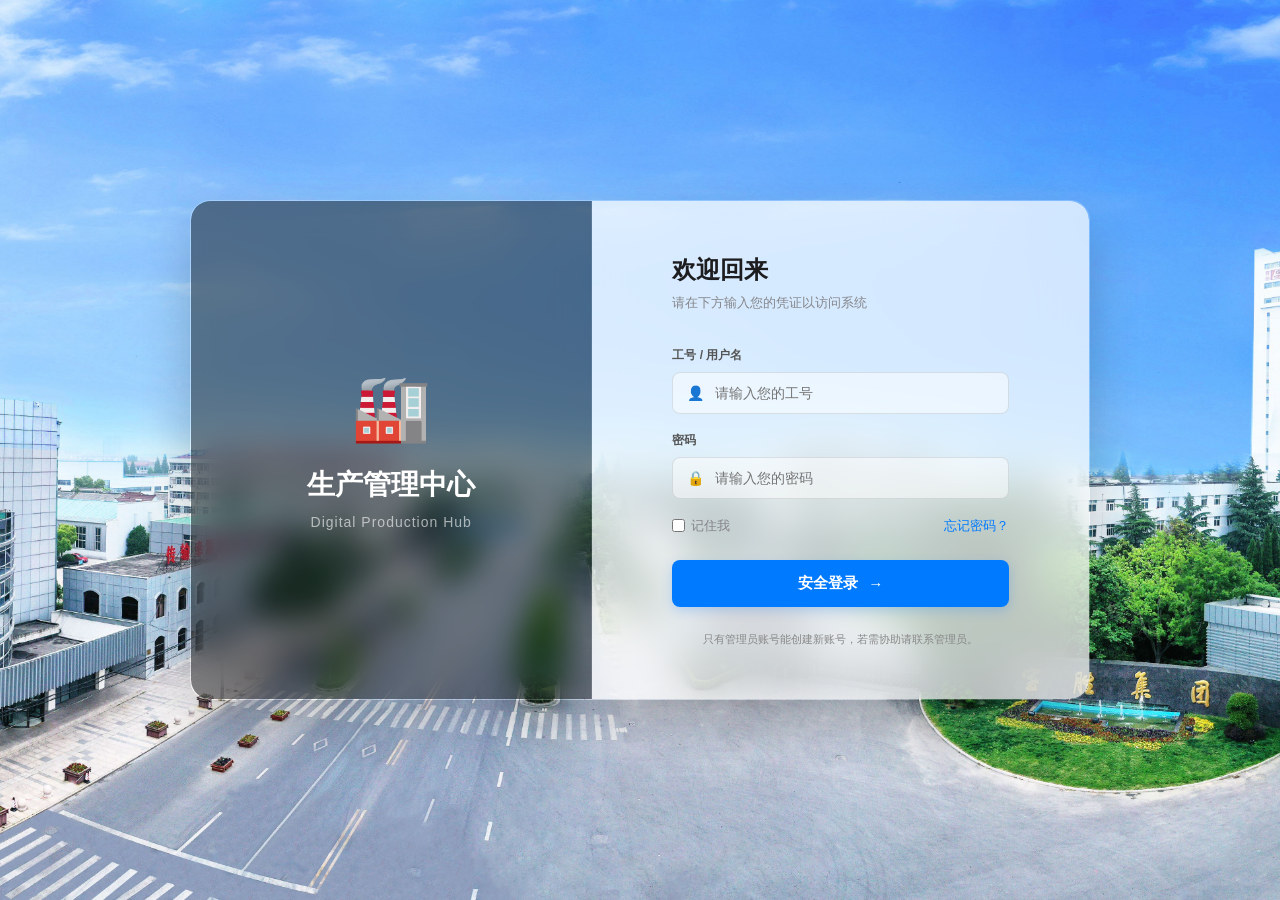
<file: index.html>
<!DOCTYPE html>
<html lang="zh-CN">
<head>
    <meta charset="UTF-8">
    <meta name="viewport" content="width=device-width, initial-scale=1.0">
    <title>登录 - 生产管理中心</title>
    <link rel="stylesheet" href="css/index.css">
</head>
<body>

    <div class="bg-decor">
        <div class="circle circle-1"></div>
        <div class="circle circle-2"></div>
    </div>

    <div class="login-container">
        <div class="login-card">
            
            <div class="login-brand">
                <div class="brand-logo">🏭</div>
                <h1>生产管理中心</h1>
                <p>Digital Production Hub</p>
            </div>

            <div class="login-form">
                <h2>欢迎回来</h2>
                <p class="subtitle">请在下方输入您的凭证以访问系统</p>

                <div class="input-group">
                    <label for="username">工号 / 用户名</label>
                    <div class="input-wrapper">
                        <span class="icon">👤</span>
                        <input type="text" id="username" placeholder="请输入您的工号" required autocomplete="username">
                    </div>
                </div>

                <div class="input-group">
                    <label for="password">密码</label>
                    <div class="input-wrapper">
                        <span class="icon">🔒</span>
                        <input type="password" id="password" placeholder="请输入您的密码" required autocomplete="current-password">
                    </div>
                </div>

                <div class="form-options">
                    <label class="remember-me">
                        <input type="checkbox"> 记住我
                    </label>
                    <a href="#" class="forgot-link">忘记密码？</a>
                </div>

                <button type="button" class="login-btn" onclick="App.login()">
                    <span>安全登录</span>
                    <span class="btn-arrow">→</span>
                </button>
                
                <p class="footer-tips">只有管理员账号能创建新账号，若需协助请联系管理员。</p>
            </div>
        </div>
    </div>

    <script src="js/app.js"></script>
</body>
</html>
</file>
<file: css/index.css>
/* ==================== css/index.css ==================== */
/* 非对称毛玻璃风格：左侧深色沉浸，右侧白色纯净 */

:root {
    --primary-color: #007AFF;
    --primary-hover: #006EDF;
    --dark-glass: rgba(0, 0, 0, 0.45);    /* 左侧深色 */
    --light-glass: rgba(255, 255, 255, 0.7); /* 右侧白色毛玻璃 */
    --glass-border: rgba(255, 255, 255, 0.2);
    --text-dark: #1d1d1f;                 /* 右侧主文字 */
    --text-muted: #86868b;                /* 右侧次文字 */
}

* { box-sizing: border-box; margin: 0; padding: 0; font-family: "PingFang SC", "Microsoft YaHei", sans-serif; }

body {
    height: 100vh;
    display: flex;
    justify-content: center;
    align-items: center;
    background: url('../baosheng.jpg') center/cover no-repeat;
    overflow: hidden;
}

.bg-decor { display: none; }

/* 登录卡片主容器 */
.login-card {
    display: flex;
    width: 900px;
    height: 500px;
    border-radius: 20px;
    box-shadow: 0 25px 50px rgba(0, 0, 0, 0.2);
    overflow: hidden;
    animation: fadeIn 0.6s ease-out;
    border: 1px solid var(--glass-border);
}

@keyframes fadeIn { from { opacity: 0; transform: translateY(10px); } to { opacity: 1; transform: translateY(0); } }

/* 左侧：深色品牌区 */
.login-brand {
    flex: 1;
    background: var(--dark-glass);
    backdrop-filter: blur(15px);
    -webkit-backdrop-filter: blur(15px);
    color: white;
    padding: 60px;
    display: flex;
    flex-direction: column;
    justify-content: center;
    align-items: center;
    text-align: center;
    border-right: 1px solid rgba(255, 255, 255, 0.1);
}

.brand-logo { font-size: 64px; margin-bottom: 20px; }
.login-brand h1 { font-size: 28px; font-weight: bold; margin-bottom: 10px; }
.login-brand p { font-size: 14px; color: rgba(255,255,255,0.6); letter-spacing: 1px; }

/* 右侧：白色毛玻璃表单区 */
.login-form {
    flex: 1.2;
    background: var(--light-glass);
    backdrop-filter: blur(20px); /* 稍微增强右侧模糊，屏蔽背景干扰 */
    -webkit-backdrop-filter: blur(20px);
    padding: 60px 80px;
    display: flex;
    flex-direction: column;
    justify-content: center;
}

.login-form h2 { font-size: 24px; color: var(--text-dark); margin-bottom: 8px; }
.subtitle { font-size: 13px; color: var(--text-muted); margin-bottom: 35px; }

/* 输入框优化：浅灰色背景对齐白色玻璃 */
.input-group { margin-bottom: 18px; }
.input-group label { display: block; font-size: 12px; color: #555; margin-bottom: 8px; font-weight: 600; }
.input-wrapper { position: relative; }
.input-wrapper .icon { position: absolute; left: 15px; top: 50%; transform: translateY(-50%); font-size: 14px; color: #888; }

.input-wrapper input {
    width: 100%;
    padding: 12px 15px 12px 42px;
    border: 1px solid rgba(0,0,0,0.1);
    border-radius: 8px;
    font-size: 14px;
    color: var(--text-dark);
    background: rgba(255, 255, 255, 0.5); /* 半透明白底 */
    transition: all 0.3s;
}

.input-wrapper input:focus {
    border-color: var(--primary-color);
    background: white;
    outline: none;
    box-shadow: 0 0 0 4px rgba(0, 122, 255, 0.1);
}

/* 选项区 */
.form-options { display: flex; justify-content: space-between; align-items: center; margin-bottom: 25px; font-size: 13px; }
.remember-me { color: var(--text-muted); display: flex; align-items: center; gap: 6px; }
.forgot-link { color: var(--primary-color); text-decoration: none; font-weight: 500; }

/* 登录按钮 */
.login-btn {
    width: 100%;
    padding: 14px;
    background: var(--primary-color);
    color: white;
    border: none;
    border-radius: 8px;
    font-size: 15px;
    font-weight: bold;
    cursor: pointer;
    transition: all 0.3s ease;
    display: flex; justify-content: center; align-items: center; gap: 10px;
    box-shadow: 0 4px 12px rgba(0,122,255,0.2);
}
.login-btn:hover { background: var(--primary-hover); transform: translateY(-1px); box-shadow: 0 6px 15px rgba(0,122,255,0.3); }

/* 底部提示 */
.footer-tips { font-size: 11px; color: #888; text-align: center; margin-top: 25px; }
</file>
